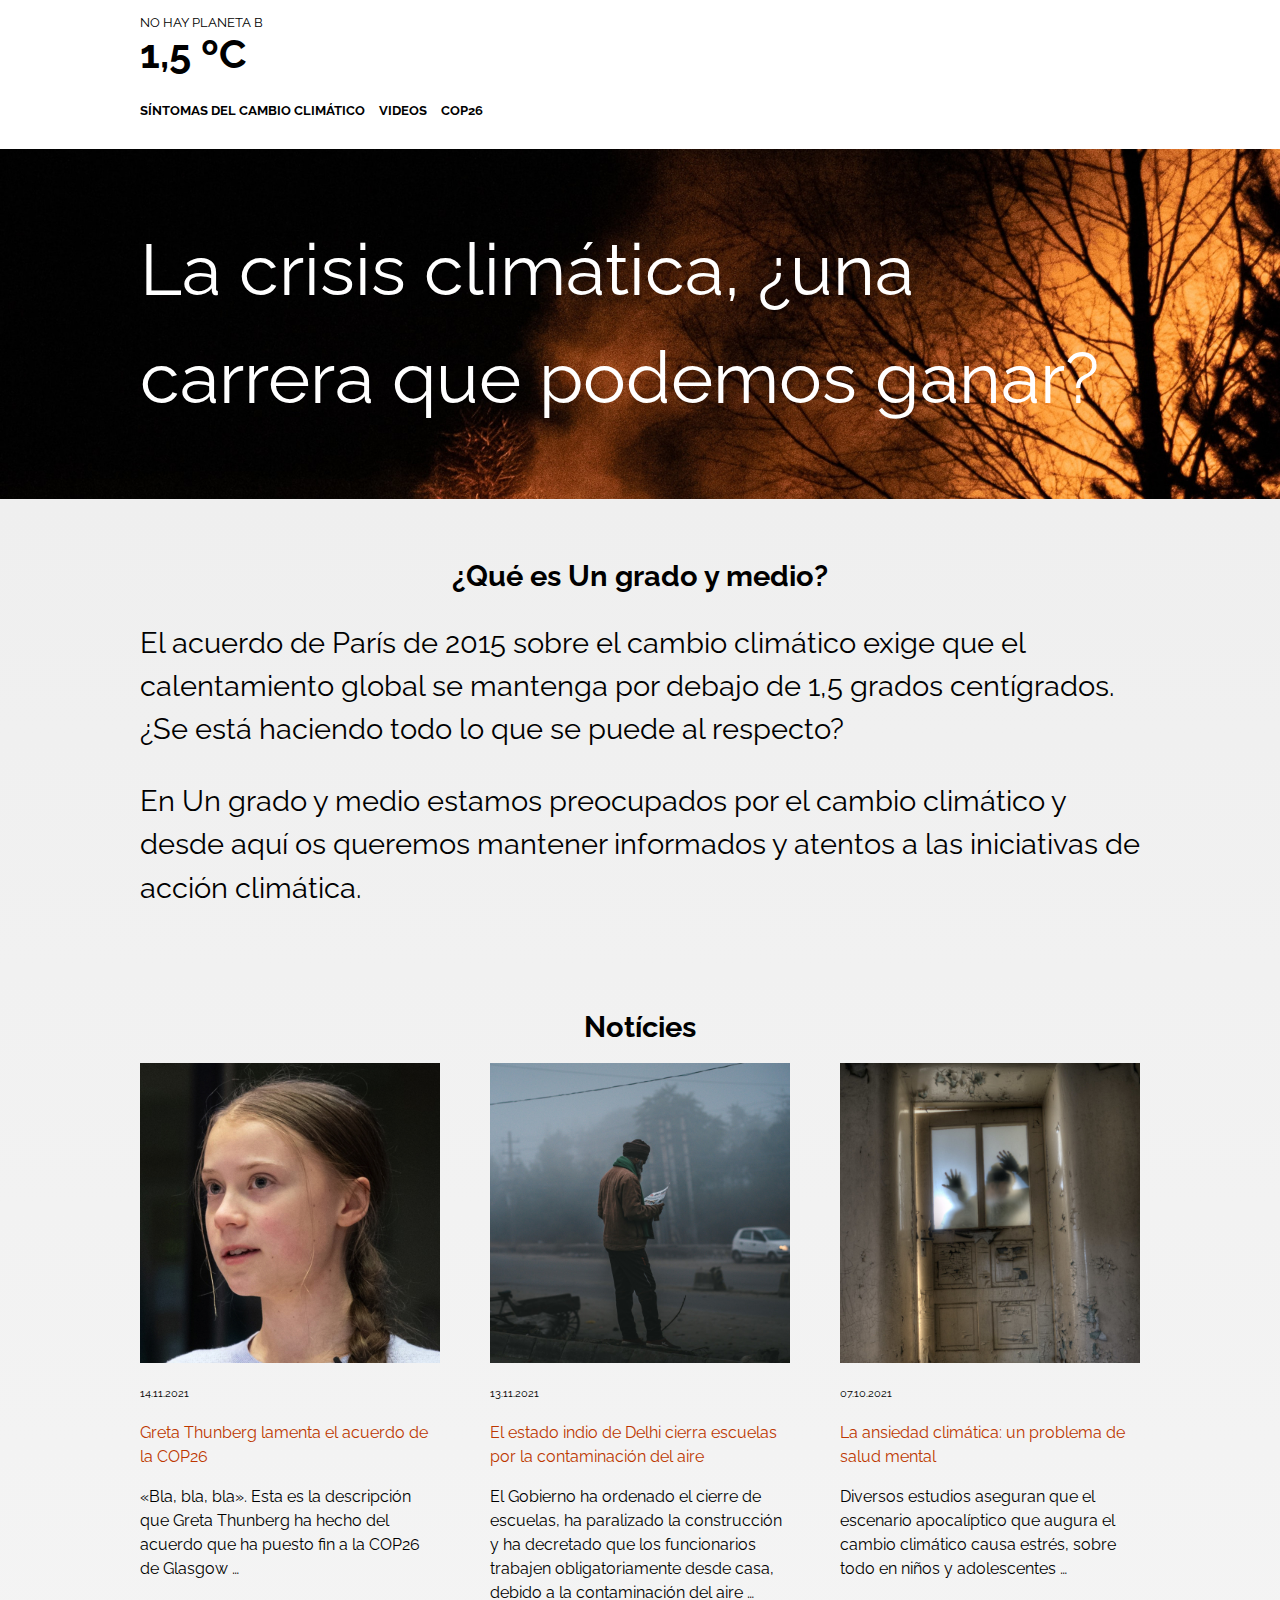
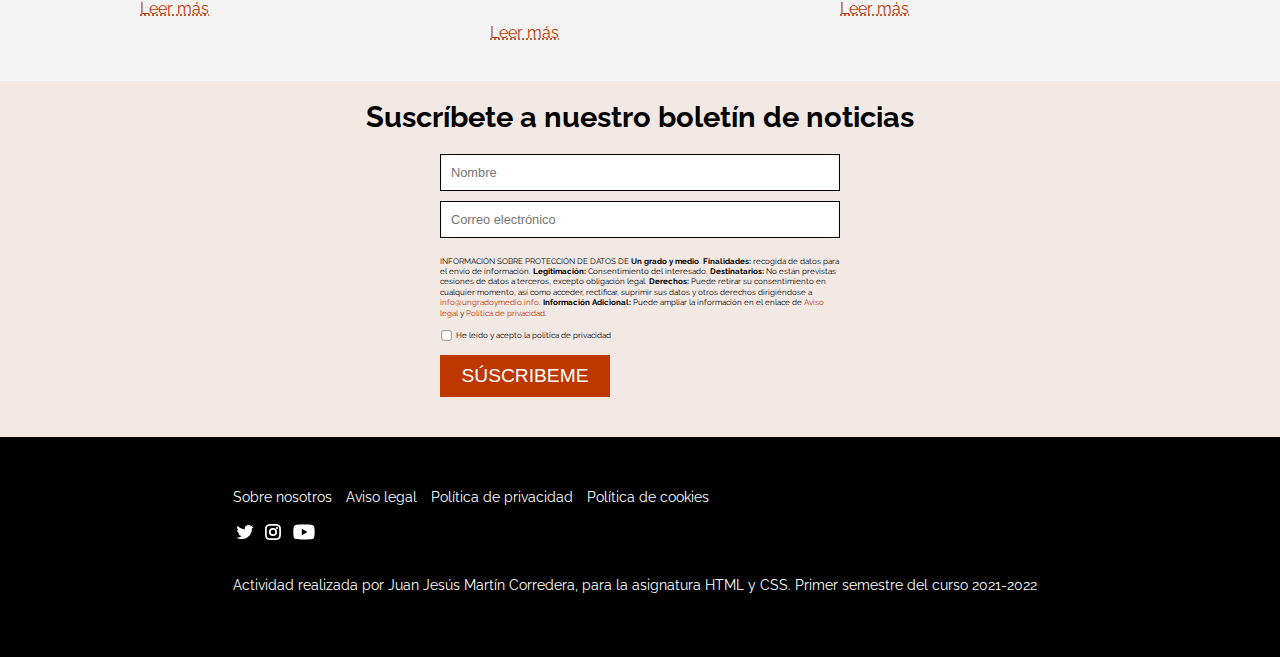
<file: index.html>
<!DOCTYPE html>
<!-- This comment line needed for to work on mobile devices -->
<html lang="es">
<head>
    <meta charset="UTF-8">
    <meta name="viewport" content="width=device-width, initial-scale=1.0">
    <title>Un grado y medio</title>
    <link rel="stylesheet" href="css/estilos.css">
    <link rel="preconnect" href="https://fonts.googleapis.com">
    <link rel="preconnect" href="https://fonts.gstatic.com" crossorigin>
    <link href="https://fonts.googleapis.com/css2?family=Raleway:ital,wght@0,400;0,600;0,800;1,400&display=swap"
          rel="stylesheet">
</head>
<body>
<header>
    <div class="content">
        <div class="titulo upper">No hay planeta B</div>
        <div class="sitio"><a href="index.html">1,5 ºC</a></div>
    </div>
</header>
<nav id="navBar" class="upper">
    <ul class="content">
        <li><a href="sintomas.html">Síntomas del cambio climático</a></li>
        <li><a href="videos.html">Videos</a></li>
        <li><a href="cop26.html">COP26</a></li>
    </ul>
</nav>
<div class="section sectionI1">
    <div class="content">
        <div>La crisis climática, ¿una carrera que podemos ganar?</div>
    </div>
 </div>
<main class="indice">
    <h1>¿Qué es Un grado y medio?</h1>
    <div class="section sectionI2 content">
        <p> El acuerdo de París de 2015 sobre el cambio climático exige que el calentamiento global se mantenga por
            debajo de 1,5 grados centígrados. ¿Se está haciendo todo lo que se puede al respecto?</p>
        <p>En Un grado y medio estamos preocupados por el cambio climático y desde aquí os queremos mantener informados
            y atentos a las iniciativas de acción climática.</p>
     </div>
    <h1>Notícies</h1>
    <div class="section sectionI3 content">
        <div class="noticias">
             <div class="article">
                <figure>
                    <img class="sectionI3Img" src="images/n-greta-thunberg.jpg" alt="Retrato Greta Thunberg">
                    <figcaption>14.11.2021</figcaption>
                </figure>
                <p class="articulo-titulo">
                    <a class="colorContraste " href="#">Greta Thunberg lamenta el acuerdo de la COP26</a></p>
                <p class="artitulo-articulo">«Bla, bla, bla». Esta es la descripción que Greta Thunberg ha hecho del
                    acuerdo
                    que ha puesto fin a la
                    COP26 de Glasgow …</p>
                <p class="artitulo-enlace"><a class="colorContraste" href="">Leer más</a></p>
             </div>
             <div class="article">
                <figure>
                    <img class="sectionI3Img" src="images/n-delhi.jpg" alt="Contaminación en Nueva Delhi">
                    <figcaption>13.11.2021</figcaption>
                </figure>
                <p class="articulo-titulo">
                    <a class="colorContraste " href="#">El estado indio de Delhi cierra escuelas por la contaminación
                        del aire</a></p>
                <p class="artitulo-articulo">El Gobierno ha ordenado el cierre de escuelas, ha paralizado la
                    construcción y ha decretado que los funcionarios trabajen obligatoriamente desde casa, debido a la
                    contaminación del aire …</p>
                <p class="artitulo-enlace"><a class="colorContraste" href="">Leer más</a></p>
             </div>
             <div class="article">
                <figure>
                    <img class="sectionI3Img" src="images/n-estres.jpg"
                         alt="Imagen de persona estresada tras una puerta de cristal">
                    <figcaption>07.10.2021</figcaption>
                </figure>
                <p class="articulo-titulo">
                    <a class="colorContraste " href="#">La ansiedad climática: un problema de salud mental</a></p>
                <p class="artitulo-articulo">Diversos estudios aseguran que el escenario apocalíptico que augura el
                    cambio
                    climático causa estrés, sobre todo en niños y adolescentes …
                </p>
                <p class="artitulo-enlace"><a class="colorContraste" href="">Leer más</a></p>
             </div>
        </div>
     </div>
</main>
<div class="section sectionI4">
    <div class="content">
        <h1>Suscríbete a nuestro boletín de noticias</h1>
        <form method="post" name="boletin" id="boletin">
            <label for="nombre">
                <input class="pad-10-0-10-10" type="text" value="" placeholder="Nombre" id="nombre"
                       name="nombre"></label>
            <label for="correo"><input class="pad-10-0-10-10" type="text" value="" placeholder="Correo electrónico"
                                       id="correo"
                                       name="correo"></label>
            <p class="lpd">INFORMACIÓN SOBRE PROTECCIÓN DE DATOS DE <span class="bold">Un grado y medio</span>.
                <span class="bold">Finalidades:</span> recogida de datos
                para el
                envío
                de información. <span class="bold">Legitimación:</span> Consentimiento del interesado. <span
                        class="bold">Destinatarios:</span> No están previstas
                cesiones
                de datos a terceros, excepto obligación legal. <span class="bold">Derechos:</span> Puede retirar su
                consentimiento en
                cualquier
                momento, así como acceder, rectificar, suprimir sus datos y otros derechos dirigiéndose a
                <a href="mailto:info@ungradoymedio.info">info@ungradoymedio.info</a>. <span class="bold">Información Adicional:</span>
                Puede ampliar la información en el enlace de
                <a href="#">Aviso
                    legal</a>
                y <a href="#">Política de privacidad</a>.</p>
            <label class="privacidad" for="privacidad"><input type="checkbox" id="privacidad" name="privacidad"> He leído y acepto
                la política de privacidad</label>
            <button class="upper">Súscribeme</button>
        </form>
    </div>
 </div>
<footer>
    <div class="content">
        <div>
            <ul>
                <li><a href="#">Sobre nosotros</a></li>
                <li><a href="#">Aviso legal</a></li>
                <li><a href="#">Política de privacidad</a></li>
                <li><a href="#">Política de cookies</a></li>
            </ul>
        </div>
        <div class="redes">
            <p><a href="#" title="Ir a Twitter"><img src="images/twitter.svg" alt="Enlace a Twitter"></a>
                <a href="#" title="Ir a Instagram"><img src="images/instagram.svg" alt="Enlace a Instagram"></a>
                <a href="#" title="Ir a Youtube"><img src="images/youtube.svg" alt="Enlace a Youtube"></a></p>
        </div>
        <div>
            <p> Actividad realizada por Juan Jesús Martín Corredera, para la asignatura HTML y CSS. Primer semestre
                del curso 2021-2022</p>
        </div>

    </div>
</footer>
</body>
</html>
</file>
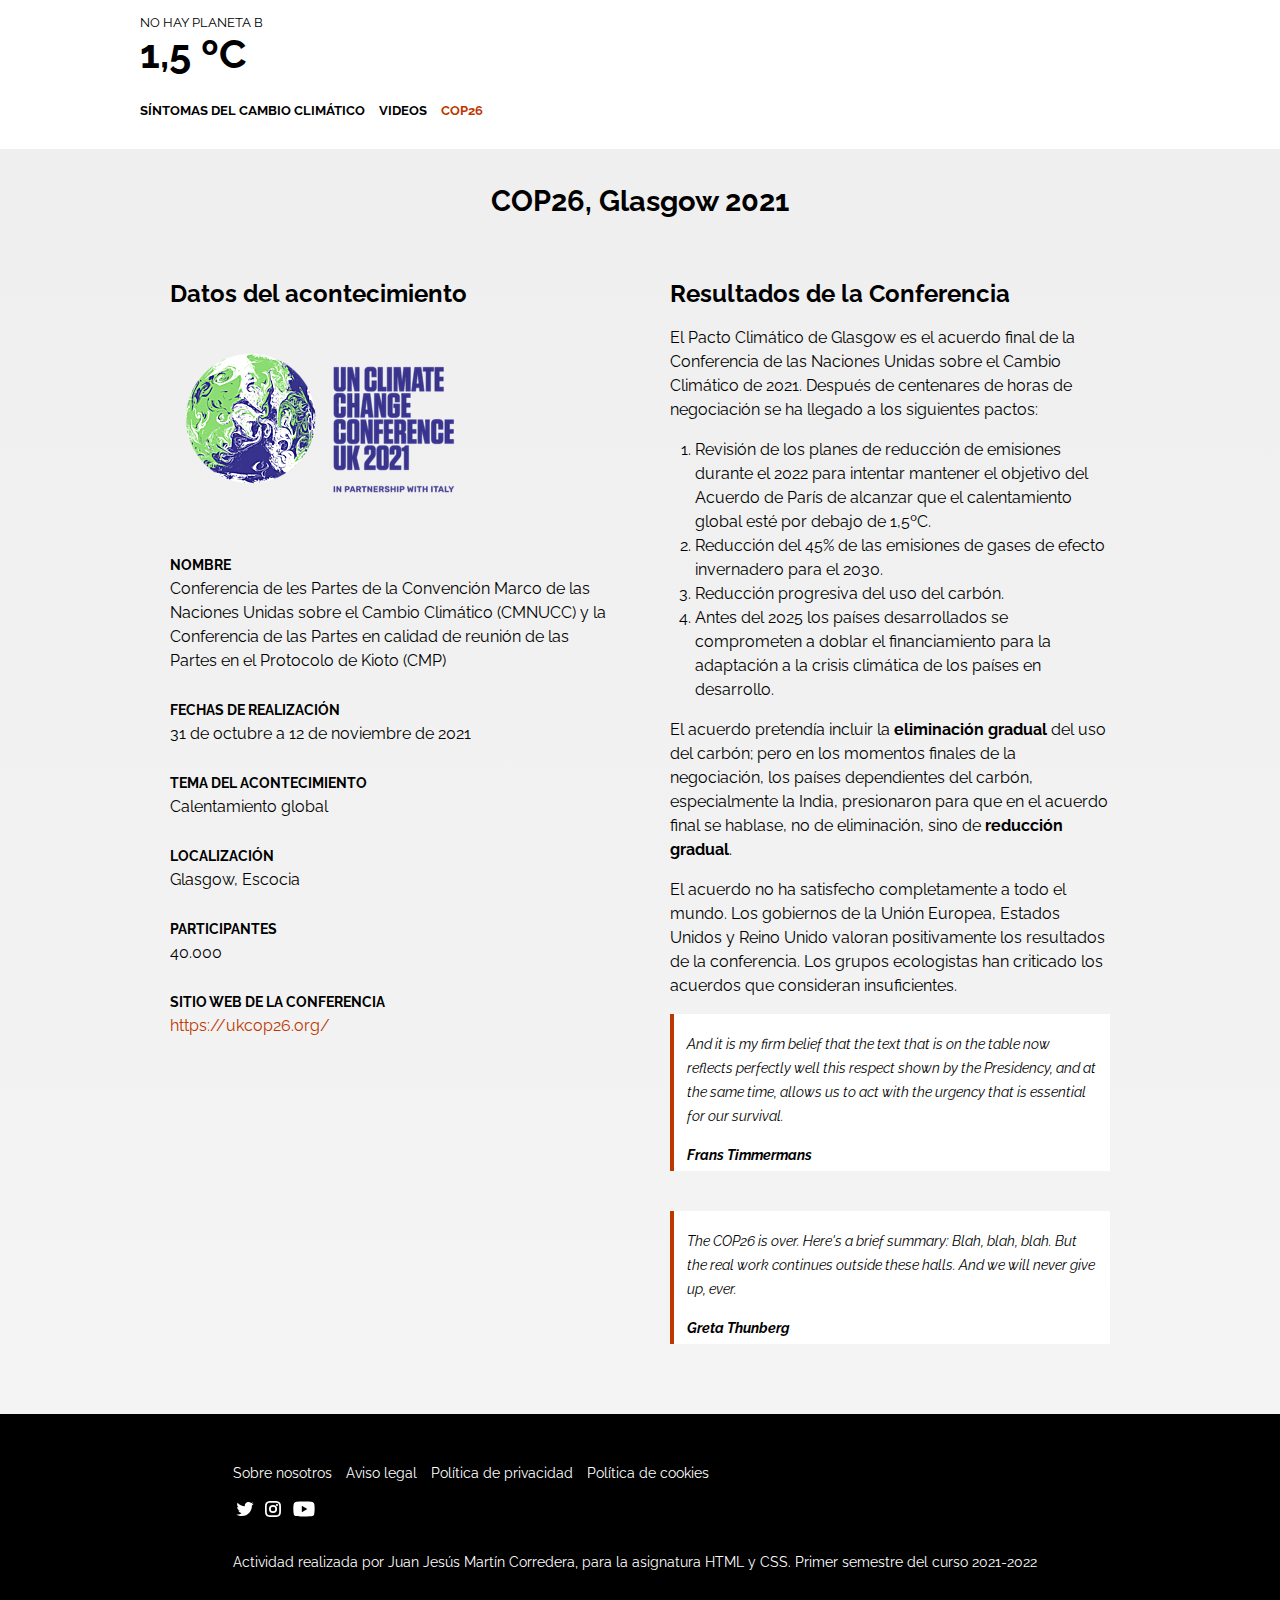
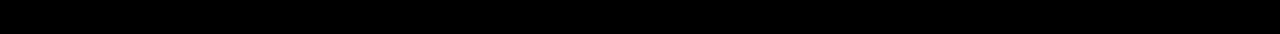
<file: cop26.html>
<!DOCTYPE html>
<!-- This comment line needed for to work on mobile devices -->
<html lang="es">
<head>
    <meta charset="UTF-8">
    <meta name="viewport" content="width=device-width, initial-scale=1.0">
    <title>COP26, Glasgow 2021</title>
    <link rel="stylesheet" href="css/estilos.css">
    <link rel="preconnect" href="https://fonts.googleapis.com">
    <link rel="preconnect" href="https://fonts.gstatic.com" crossorigin>
    <link href="https://fonts.googleapis.com/css2?family=Raleway:ital,wght@0,400;0,600;0,800;1,400&display=swap"
          rel="stylesheet">
</head>
<body>
<header>
    <div class="content">
        <div class="titulo upper">No hay planeta B</div>
        <div class="sitio"><a href="index.html">1,5 ºC</a></div>
    </div>
</header>
<nav id="navBar" class="upper">
    <ul class="content">
        <li><a href="sintomas.html">Síntomas del cambio climático</a></li>
        <li><a href="videos.html">Videos</a></li>
        <li><a class="activo" href="cop26.html">COP26</a></li>
    </ul>
</nav>
<main class="cop26">
    <h1>COP26, Glasgow 2021</h1>
    <div class="content">
        <section>
            <h2>Datos del acontecimiento</h2>
            <img src="images/COP26_Logo.png" alt="Logo de las COP26 celebrada en 2021 en Glasgow ">
            <dl>
                <dt>Nombre</dt>
                <dd>Conferencia de les Partes de la Convención Marco de las Naciones Unidas sobre el Cambio
                    Climático
                    (<abbr title="Convención Marco de las Naciones Unidas sobre el Cambio
                Climático">CMNUCC</abbr>) y la Conferencia de las Partes en calidad de reunión de las Partes en el
                    Protocolo de Kioto
                    (<abbr title="Reunión de las Partes en el Protocolo de Kioto">CMP)</abbr>
                </dd>
                <dt>Fechas de realización</dt>
                <dd>31 de octubre a 12 de noviembre de 2021</dd>
                <dt>Tema del acontecimiento</dt>
                <dd>Calentamiento global</dd>
                <dt>Localización</dt>
                <dd>Glasgow, Escocia</dd>
                <dt>Participantes</dt>
                <dd>40.000</dd>
                <dt>Sitio web de la Conferencia</dt>
                <dd><a class="enlace" href="https://ukcop26.org/">https://ukcop26.org/</a></dd>
            </dl>
        </section>
        <section>
            <h2>Resultados de la Conferencia</h2>
            <p>El Pacto Climático de Glasgow es el acuerdo final de la Conferencia de las Naciones Unidas sobre el
                Cambio Climático de 2021. Después de centenares de horas de negociación se ha llegado a los siguientes
                pactos:</p>
            <ol>
                <li>Revisión de los planes de reducción de emisiones durante el 2022 para intentar mantener el objetivo
                    del Acuerdo de París de alcanzar que el calentamiento global esté por debajo de 1,5ºC.
                </li>
                <li>Reducción del 45% de las emisiones de gases de efecto invernadero para el 2030.</li>
                <li>Reducción progresiva del uso del carbón.</li>
                <li>Antes del 2025 los países desarrollados se comprometen a doblar el financiamiento para la adaptación
                    a la crisis climática de los países en desarrollo.
                </li>
            </ol>
            <p>El acuerdo pretendía incluir la <strong>eliminación gradual</strong> del uso del carbón; pero en los
                momentos finales de
                la
                negociación, los países dependientes del carbón, especialmente la India, presionaron para que en el
                acuerdo
                final se hablase, no de eliminación, sino de <strong>reducción gradual</strong>.</p>
            <p> El acuerdo no ha satisfecho completamente a todo el mundo. Los gobiernos de la Unión Europea, Estados
                Unidos
                y
                Reino Unido valoran positivamente los resultados de la conferencia. Los grupos ecologistas han criticado
                los
                acuerdos que consideran insuficientes.</p>
            <blockquote>
                <p>And it is my firm belief that the text that is on the table now reflects perfectly well this
                respect shown
                by
                the Presidency, and at the same time, allows us to act with the urgency that is essential for our
                survival.</p>
                <p>Frans Timmermans</p>
            </blockquote>
            <blockquote>
                <p> The COP26 is over. Here's a brief summary: Blah, blah, blah. But the real work continues
                outside these
                halls.
                And we will never give up, ever.</p>
                <p>Greta Thunberg</p>
            </blockquote>
        </section>
    </div>

</main>
<footer>
    <div class="content">
        <div>
            <ul>
                <li><a href="#">Sobre nosotros</a></li>
                <li><a href="#">Aviso legal</a></li>
                <li><a href="#">Política de privacidad</a></li>
                <li><a href="#">Política de cookies</a></li>
            </ul>
        </div>
        <div>
            <p> <a href="#" title="Ir a Twitter"><img src="images/twitter.svg" alt="Enlace a Twitter"></a>
                <a href="#" title="Ir a Instagram"><img src="images/instagram.svg" alt="Enlace a Instagram"></a>
                <a href="#" title="Ir a Youtube"><img src="images/youtube.svg" alt="Enlace a Youtube"></a></p>
        </div>
        <div>
            <p> Actividad realizada por Juan Jesús Martín Corredera, para la asignatura HTML y CSS. Primer semestre
                del curso 2021-2022</p>
        </div>

    </div>
</footer>
</body>
</html>
</file>
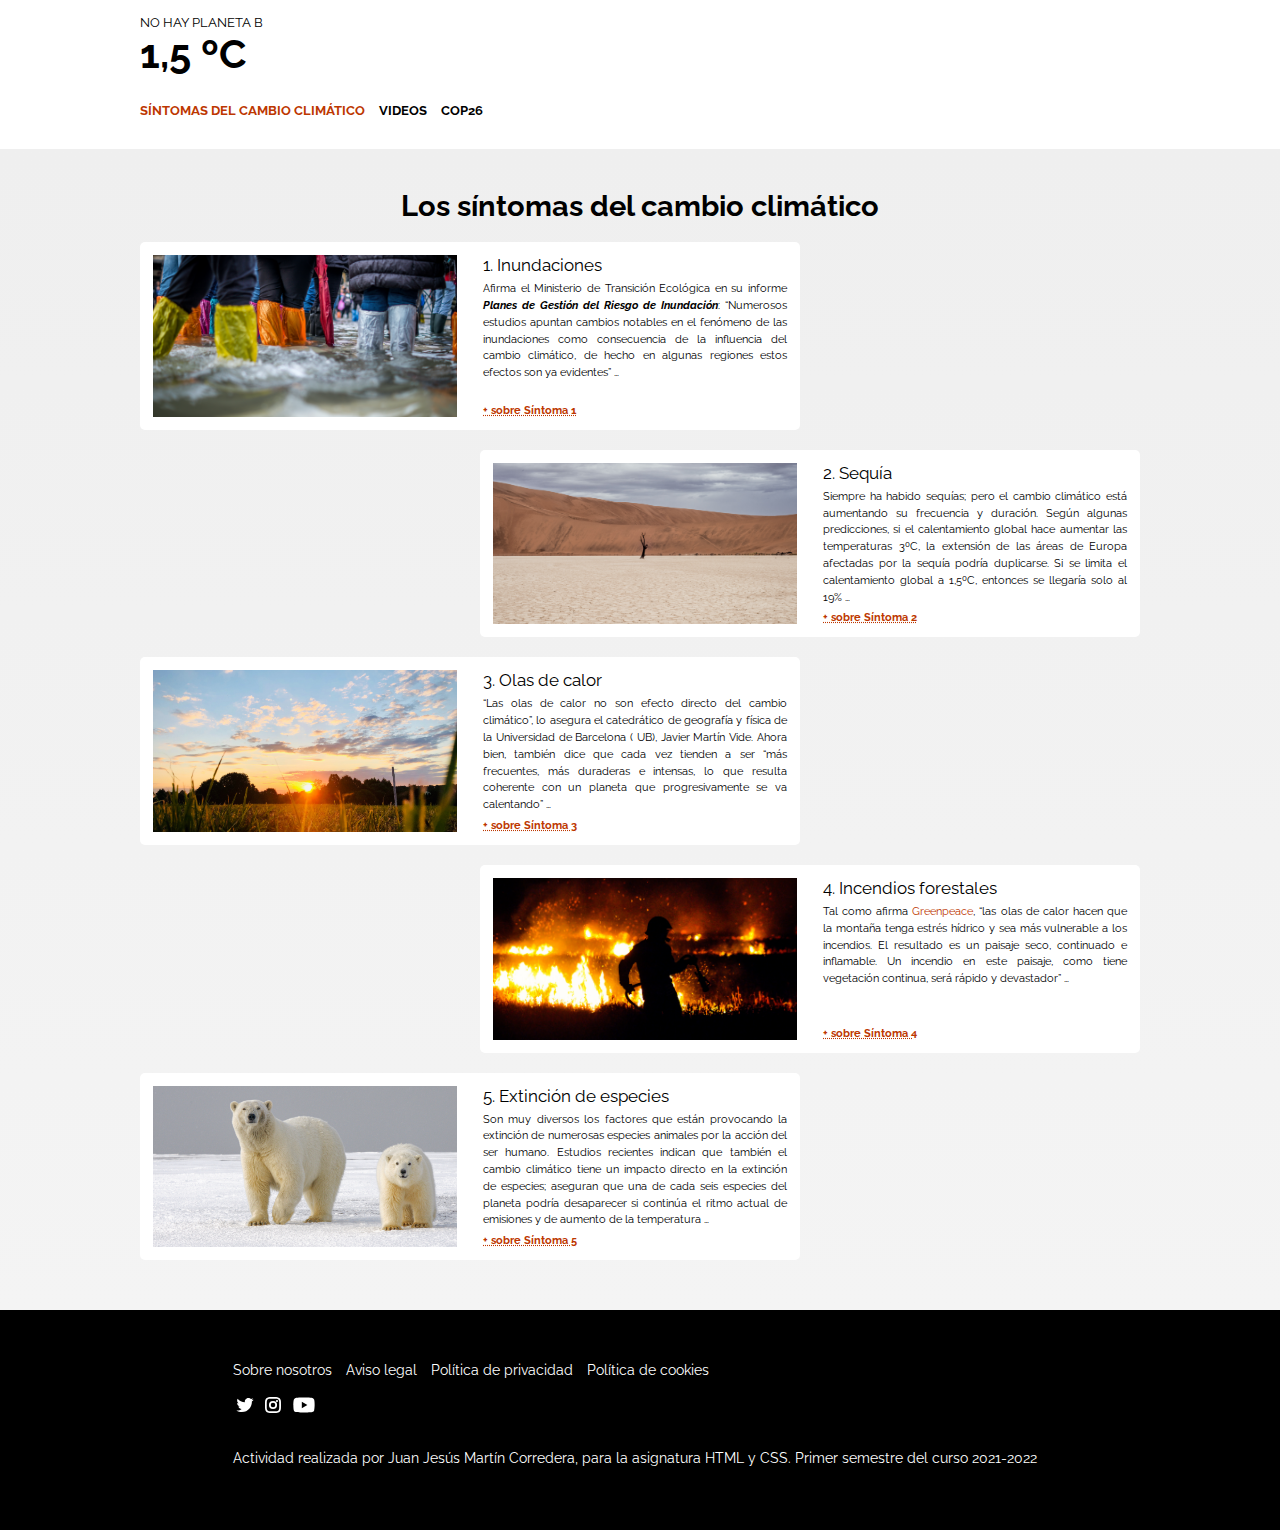
<file: sintomas.html>
<!DOCTYPE html>
<!-- This comment line needed for to work on mobile devices -->
<html lang="es">
<head>
    <meta charset="UTF-8">
    <meta name="viewport" content="width=device-width, initial-scale=1.0">
    <title>Síntomas del cambio climático</title>
    <link rel="stylesheet" href="css/estilos.css">
    <link rel="preconnect" href="https://fonts.googleapis.com">
    <link rel="preconnect" href="https://fonts.gstatic.com" crossorigin>
    <link href="https://fonts.googleapis.com/css2?family=Raleway:ital,wght@0,400;0,600;0,800;1,400&display=swap"
          rel="stylesheet">
</head>
<body>
<header>
    <div class="content">
        <div class="titulo upper">No hay planeta B</div>
        <div class="sitio"><a href="index.html">1,5 ºC</a></div>
    </div>
</header>
<nav id="navBar" class="upper">
    <ul class="content">
        <li><a class="activo" href="sintomas.html">Síntomas del cambio climático</a></li>
        <li><a href="videos.html">Videos</a></li>
        <li><a href="cop26.html">COP26</a></li>
    </ul>
</nav>
<main class="sintomas">
    <h1>Los síntomas del cambio climático</h1>
    <div class="content">

        <article>
            <div class="col1"></div>
            <div class="col2">
                <h2>1. Inundaciones</h2>
                <p>Afirma el Ministerio de Transición Ecológica en su informe
                    <span class="cursiva bold">Planes de Gestión del Riesgo de  Inundación</span>:
                    <q>Numerosos estudios apuntan cambios notables en el fenómeno de las inundaciones como
                        consecuencia de la influencia del cambio climático, de hecho en algunas regiones estos efectos
                        son
                        ya evidentes</q> …
                </p>
                <a  class="enlaceDottedOffset"  href="#">+ sobre Síntoma 1</a>
            </div>
        </article>
        <article>
            <div class="col1"></div>
            <div class="col2">
                <h2 >2. Sequía</h2>
                <p >Siempre ha habido sequías; pero el cambio climático está aumentando su frecuencia y duración. Según
                    algunas predicciones, si el calentamiento global hace aumentar las temperaturas 3ºC, la extensión de
                    las áreas de Europa afectadas por la sequía podría duplicarse. Si se limita el calentamiento global
                    a 1,5ºC, entonces se llegaría solo al 19% …
                </p>
                <a  class="enlaceDottedOffset"  href="#">+ sobre Síntoma 2</a>
            </div>
        </article>
        <article>
            <div class="col1"></div>
            <div class="col2">
                <h2>3. Olas de calor</h2>
                <p><q>Las olas de calor no son efecto directo del cambio climático</q>, lo asegura el catedrático de
                    geografía y física de la Universidad de Barcelona (
                    <abbr title="Universidad de Barcelona">UB</abbr>), Javier Martín Vide. Ahora bien, también dice
                    que cada vez tienden a ser <q>más frecuentes, más duraderas e intensas, lo que resulta coherente con un
                        planeta que progresivamente se va calentando</q> …
                </p>
                <a class="enlaceDottedOffset"  href="#">+ sobre Síntoma 3</a>
            </div>
        </article>
        <article>
            <div class="col1"></div>
            <div class="col2">
                <h2>4. Incendios forestales</h2>
                <p> Tal como afirma <a class="enlace" href="https://es.greenpeace.org/">Greenpeace</a>, <q>las olas de calor hacen que
                    la montaña tenga estrés hídrico y sea más vulnerable a los incendios. El resultado es un paisaje
                    seco, continuado e inflamable. Un incendio en este paisaje, como tiene vegetación continua, será
                    rápido y devastador</q> …
                </p>
                <a class="enlaceDottedOffset"  href="#">+ sobre Síntoma 4</a>
            </div>
        </article>
        <article>
            <div class="col1"></div>
            <div class="col2">
                <h2>5. Extinción de especies</h2>
                <p> Son muy diversos los factores que están provocando la extinción de numerosas especies animales por
                    la acción del ser humano. Estudios recientes indican que también el cambio climático tiene un
                    impacto directo en la extinción de especies; aseguran que una de cada seis especies del planeta
                    podría desaparecer si continúa el ritmo actual de emisiones y de aumento de la temperatura …
                </p>
                <a class="enlaceDottedOffset" href="#">+ sobre Síntoma 5</a>
            </div>
        </article>
    </div>

</main>
<footer>
    <div class="content">
        <div>
            <ul>
                <li><a href="#">Sobre nosotros</a></li>
                <li><a href="#">Aviso legal</a></li>
                <li><a href="#">Política de privacidad</a></li>
                <li><a href="#">Política de cookies</a></li>
            </ul>
        </div>
        <div>
            <p> <a href="#" title="Ir a Twitter"><img src="images/twitter.svg" alt="Enlace a Twitter"></a>
                <a href="#" title="Ir a Instagram"><img src="images/instagram.svg" alt="Enlace a Instagram"></a>
                <a href="#" title="Ir a Youtube"><img src="images/youtube.svg" alt="Enlace a Youtube"></a></p>
        </div>
        <div>
            <p> Actividad realizada por Juan Jesús Martín Corredera, para la asignatura HTML y CSS. Primer semestre
                del curso 2021-2022</p>
        </div>

    </div>
</footer>
</body>
</html>
</file>
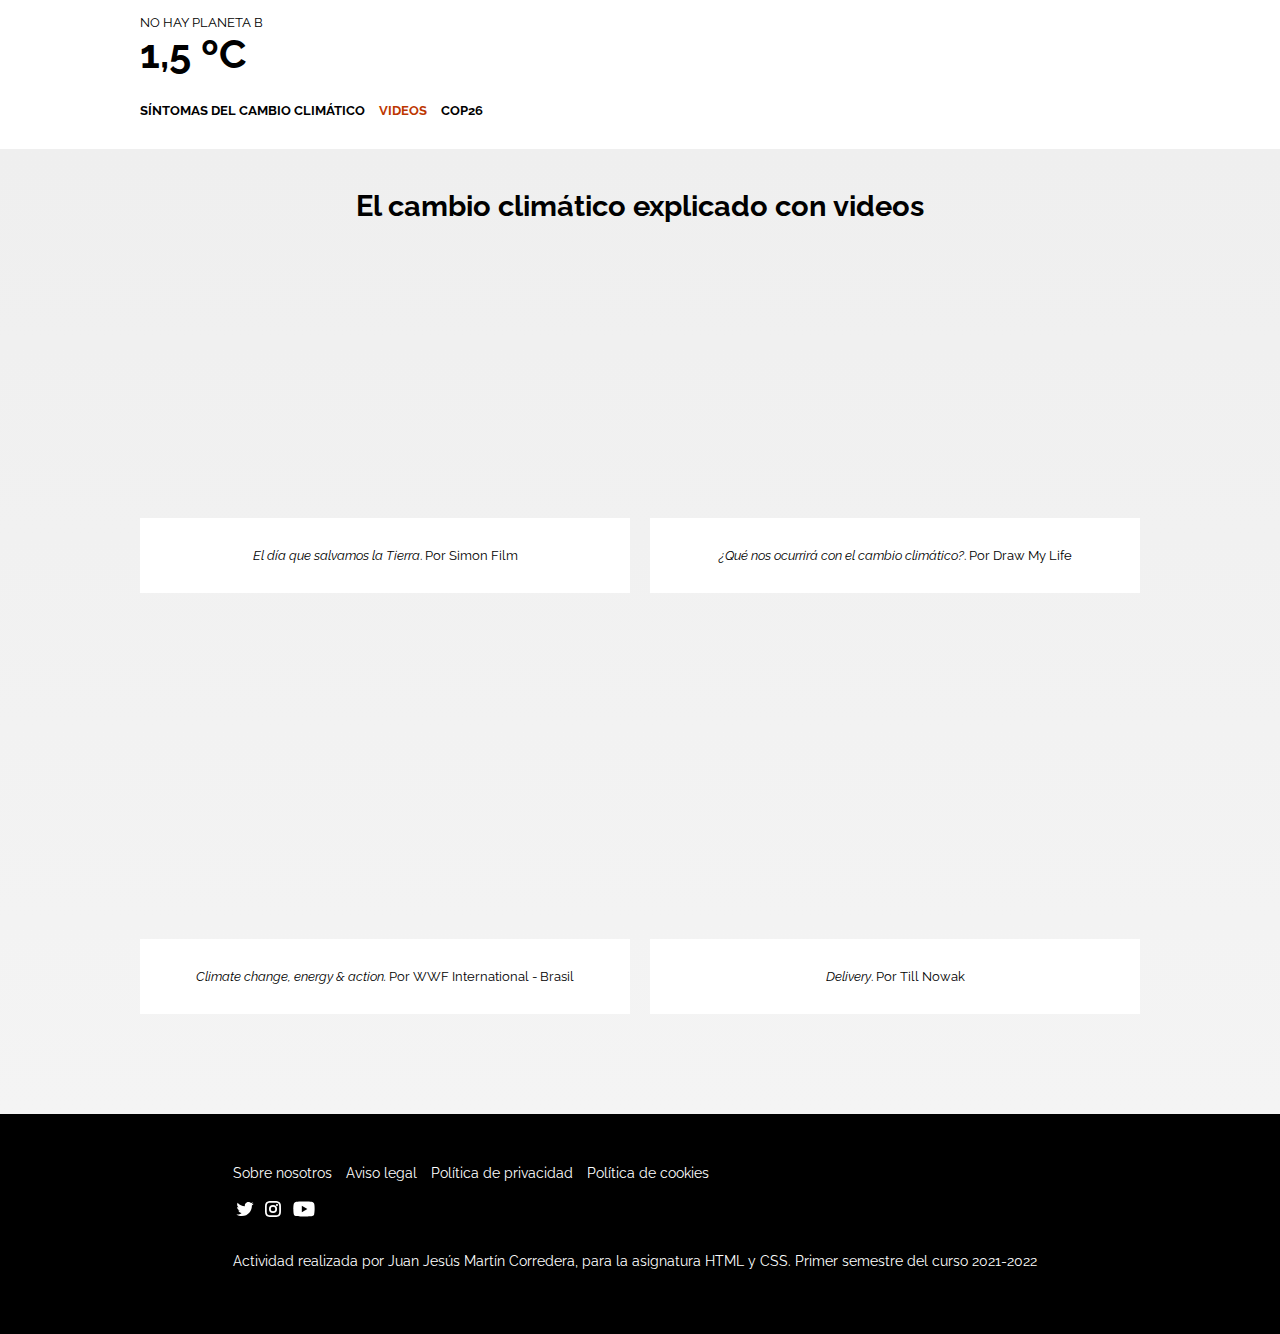
<file: videos.html>
<!DOCTYPE html>
<!-- This comment line needed for to work on mobile devices -->
<html lang="es">
<head>
    <meta charset="UTF-8">
    <meta name="viewport" content="width=device-width, initial-scale=1.0">
    <title>Videos divulgativos sobre el cambio climático</title>
    <link rel="stylesheet" href="css/estilos.css">
    <link rel="preconnect" href="https://fonts.googleapis.com">
    <link rel="preconnect" href="https://fonts.gstatic.com" crossorigin>
    <link href="https://fonts.googleapis.com/css2?family=Raleway:ital,wght@0,400;0,600;0,800;1,400&display=swap"
          rel="stylesheet">
</head>
<body>
<header>
    <div class="content">
        <div class="titulo upper">No hay planeta B</div>
        <div class="sitio"><a href="index.html">1,5 ºC</a></div>
    </div>
</header>
<nav id="navBar" class="upper">
    <ul class="content">
        <li><a href="sintomas.html">Síntomas del cambio climático</a></li>
        <li><a class="activo" href="videos.html">Videos</a></li>
        <li><a href="cop26.html">COP26</a></li>
    </ul>
</nav>
<main class="videos">
    <h1>El cambio climático explicado con videos</h1>
    <div class="content">
         <div class="video">
            <div class="iframe">
                <iframe
                        src="https://www.youtube.com/embed/d_UCBNdPvCw"
                        title="YouTube video player"
                        allow="accelerometer; autoplay; clipboard-write; encrypted-media; gyroscope; picture-in-picture"
                        allowfullscreen></iframe>
            </div>
            <div class="pievideo"><em>El día que salvamos la Tierra</em>. Por Simon Film</div>
        </div>
         <div class="video">
            <div class="iframe">
                <iframe src="https://www.youtube.com/embed/L9bgqLQ7OZc"
                        title="YouTube video player"
                        allow="accelerometer; autoplay; clipboard-write; encrypted-media; gyroscope; picture-in-picture"
                        allowfullscreen></iframe>
            </div>
            <div class="pievideo"><em>¿Qué nos ocurrirá con el cambio climático?</em>. Por Draw My Life</div>
        </div>
         <div class="video">
            <div class="iframe">
                <iframe src="https://www.youtube.com/embed/_s9dxc_jVlY"
                        title="YouTube video player"
                        allow="accelerometer; autoplay; clipboard-write; encrypted-media; gyroscope; picture-in-picture"
                        allowfullscreen></iframe>
            </div>
            <div class="pievideo"><em>Climate change, energy & action.</em> Por WWF International - Brasil</div>
        </div>
         <div class="video">
            <div class="iframe">
                <iframe src="https://www.youtube.com/embed/2NZ62wQ_B6U"
                        title="YouTube video player"
                        allow="accelerometer; autoplay; clipboard-write; encrypted-media; gyroscope; picture-in-picture"
                        allowfullscreen></iframe>
            </div>
            <div class="pievideo"><em>Delivery</em>. Por Till Nowak</div>
        </div>
    </div>
</main>
<footer>
    <div class="content">
        <div>
            <ul>
                <li><a href="#">Sobre nosotros</a></li>
                <li><a href="#">Aviso legal</a></li>
                <li><a href="#">Política de privacidad</a></li>
                <li><a href="#">Política de cookies</a></li>
            </ul>
        </div>
        <div>
            <p> <a href="#" title="Ir a Twitter"><img src="images/twitter.svg" alt="Enlace a Twitter"></a>
                <a href="#" title="Ir a Instagram"><img src="images/instagram.svg" alt="Enlace a Instagram"></a>
                <a href="#" title="Ir a Youtube"><img src="images/youtube.svg" alt="Enlace a Youtube"></a></p>
        </div>
        <div>
            <p> Actividad realizada por Juan Jesús Martín Corredera, para la asignatura HTML y CSS. Primer semestre
                del curso 2021-2022</p>
        </div>

    </div>
</footer>
</body>
</html>
</file>
<file: css/estilos.css>
/************************************************** HTML Y BODY  ******************************************************/

html, body {
    padding: 0;
    margin: 0 auto;
    font-family: 'Raleway', sans-serif;
    box-sizing: border-box;
}

body {
    display: flex;
    flex-direction: column;
}

/***************************************************** CABECERA********************************************************/
header {
    height: 90px;
}
header > div.content {
    margin-top: 10px;
    display: flex;
    justify-content: left;
    flex-direction: column;
}
header > div.content > div.sitio {
    font-size: 2.5em;
    font-weight: bold;
    margin-bottom: 10px;
}
header > div.content > div.sitio a {
    text-decoration: none;
    color: rgb(0, 0, 0);
}
header > div.content > div.titulo {
    font-size: .8em;
    margin-top: 5px;
}

/***************************************************** NAVEGACION  ****************************************************/
nav {
    position: sticky;
    top: 0;
    z-index: 10;
    background-color: rgb(255,255,255);
    width: 100%;
    margin-bottom: 20px;


}
nav > ul {
    margin-top: 0;
    margin-left: 0;
    padding: 10px 0 10px;
    list-style: none;

}
nav a:link,
nav a:visited {
    color: rgb(0, 0, 0);
    text-decoration: none;
}
nav a:hover {
    color: rgba(0, 0, 0, 0.5);
}
nav > ul > li > a.activo {
    color: rgb(189, 55, 0)
}
nav > ul {
    padding-left: 0;
}
nav > ul > li {
    display: inline-block;
    margin-right: 10px;
    font-weight: bold;
    font-size: .8em;
}

/***************************************************** PRINCIPAL ******************************************************/
main {
    flex: auto;
    background: linear-gradient(0deg, #f4f4f4 0%, #efefef 100%)
}

/***************************************************** FOOTER *********************************************************/
footer {
    height: 220px;
    background-color: rgb(0, 0, 0);
    color: rgb(255, 255, 255);
    display: flex;
}
footer > div.content {
    display: flex;
    flex-direction: column;
    justify-content: center;

}
footer > div.content > div.redes > p > a,
footer > div.content > div.redes > p > a:link,
footer > div.content > div.redes > p > a:visited {
    color: rgb(255, 255, 255);
    text-decoration: none;
}
footer > div.content > div.redes > p > a:hover {
    opacity: 0.7;
}
footer > div.content > div > ul {
    margin: 0;
    padding-left: 0;
    list-style: none;
    color: rgb(255, 255, 255);

}
footer > div.content > div > ul > li > a:link,
footer > div.content > div > ul > li > a:visited,
footer > div.content > div > ul > li > a {
    color: rgb(255, 255, 255);
    text-decoration: none;
}
footer > div.content > div > ul > li > a:hover {
    color: rgb(198, 55, 0);
}
footer > div.content > div > ul > li,
footer > div.content > div > p {
    display: inline-block;
    margin-right: 10px;
    font-size: .9em;
}

/***************************************************** COMUN **********************************************************/
.content {
    margin: 0 auto;
    max-width: 1000px;
}
.upper {
    text-transform: uppercase;
}
.pad-10-0-10-0 {
    padding: 10px 0 10px 0;
}
.pad-10-0-10-10 {
    padding: 10px 0 10px 10px;
}
.pad-20-0-20-10 {
    padding: 20px 0 20px 10px;
    font-size: 1.3rem;
}
.colorContraste {
    color: rgb(189, 55, 0);
}
.bold {
    font-weight: bold;
}
.cursiva {
    font-style: italic;
}
a.enlaceDottedOffset {
    text-decoration-style: dotted;
    text-underline-offset: 5px;
    color: rgb(189, 55, 0);
}
a.enlaceDottedOffset:hover {
    color: rgb(0, 0, 0);
}
a.enlace {
    text-decoration: none;
    color: rgb(189, 55, 0);
}
a.enlace:hover {
    color: rgb(0, 0, 0);
}

abbr {
    text-decoration: none;
}

main h1 {
    margin-top: 40px;
}
/***************************************************** INDEX **********************************************************/
h1 {
    text-align: center;
    font-size: 1.8rem;
}
main.indice {
    padding-top: 20px;
}

div.sectionI1 {
    height: 350px;
    background-image: url("../images/bg-hero-home.jpg");
    background-repeat: no-repeat;
    background-size: 100%;
    background-position: top right;
    color: white;
}

div.sectionI1 > div.content {
    height: 350px;
    display: flex;
    justify-content: center;
    align-items: center;
    font-size: 4.5em;
    line-height: 1.5em;
}

div.sectionI2 {
    font-size: 1.8rem;
    line-height: 1.5em;
    margin-bottom: 100px;
}

div.sectionI3 {
    line-height: 1.5em;
    margin-bottom: 20px;
}

div.sectionI3 > div.noticias > div.article > p.artitulo-enlace > a {
    text-decoration-style: dotted;
    text-underline-offset: 1px;
}

div.sectionI3 > div.noticias > div.article > p.artitulo-enlace > a:hover {
    color: rgb(0, 0, 0);
}

div.sectionI3 > div.noticias > div.article > p.articulo-titulo > a {
    text-decoration: none;
}

div.sectionI3 > div.noticias > div.article > p.articulo-titulo > a:hover {
    color: rgb(0, 0, 0);
}

div.sectionI3 > div.noticias {
    display: flex;
    flex-direction: row;
}

div.sectionI3 > div.noticias > div.article {
    width: 30%;
}

div.sectionI3 > div.noticias > div.article > figure > img.sectionI3Img {
    max-width: 100%;
    height: auto;
}

div.sectionI3 > div.noticias {
    display: flex;
    justify-content: space-between;
}

div.sectionI3 > div.noticias > div.article > figure {
    margin: 0;
    font-size: .7em;
}

div.sectionI3 > div.noticias > div.article > figure > figcaption {
    margin-top: 10px;
}

div.sectionI3 > div.noticias > div.article > div.artitulo-titulo {
    font-size: .9em;
    font-weight: bolder;
}

div.sectionI3 > div.noticias > div.article > div.artitulo-articulo {
    font-size: .8em;
    line-height: 1.5em;
}

div.sectionI3 > div.noticias > div.article > div.artitulo-enlace {
    font-size: .7em;
}

div.sectionI4 {
    background-color: rgb(242, 232, 228);
}

div.sectionI4 > div.content {
    display: flex;
    flex-direction: column;
    justify-content: center;
    align-items: center;
}

div.sectionI4 > div.content > form a {
    color: rgb(189, 55, 0);
    text-decoration: none;
}

div.sectionI4 > div.content > form a:hover {
    color: rgb(0, 0, 0);
}

div.sectionI4 > div.content > form {
    display: flex;
    flex-direction: column;
    font-size: .5em;
    line-height: 1.3em;
    width: 40%;
}

div.sectionI4 > div.content > form input[type=checkbox] {
    margin-left: 0;
    color: green;
    transform: scale(.8);
}

div.sectionI4 > div.content > form input[type=text] {
    margin-bottom: 10px;
    width: 100%;
    border: 1px solid black;
    font-size: .8rem;
}

div.sectionI4 > div.content > form label {
    display: flex;
    align-items: center
}

div.sectionI4 > div.content > form button {
    color: rgb(255, 255, 255);
    background-color: rgb(189, 55, 0);
    width: 170px;
    padding: 10px 0 10px 0;
    border: 0;
    margin: 10px 0 40px 0;
    font-size: 1.2rem;
}

div.sectionI4 > div.content > form button:hover {
    color: rgb(255, 255, 255);
    background-color: rgb(0, 0, 0);
}

/***************************************************** SINTOMAS *******************************************************/


main.sintomas > div.content {
    display: grid;
    grid-template-columns: 1fr 1fr 1fr;
    grid-template-rows: 1fr 1fr 1fr 1fr 1fr;
    gap: 20px;
    height: 100%;
    margin-bottom: 50px;
}

main.sintomas > div.content > article {
    display: flex;
    flex-direction: row;
    background-color: white;
    border-radius: 5px;
}

main.sintomas > div.content > article > div.col1,
main.sintomas > div.content > article > div.col2 {
    width: 50%;
    margin: 13px;
}
main.sintomas > div.content > article > div.col1 {
    background-repeat: no-repeat;
    background-size: 100%;
    background-position: center center;
}

main.sintomas > div.content > article > div.col2 {
    box-sizing: border-box;
    display: flex;
    flex-direction: column;
    font-size: .7em;
}

main.sintomas > div.content > article > div.col2 > h2 {
    font-weight: normal;
    margin: 0;
}
main.sintomas > div.content > article > div.col2 > p {
    flex: 1;
    margin: 5px 0;
    line-height: 1.5em;
    text-align: justify;
}
main.sintomas > div.content > article > div.col2 > a {
    text-decoration-style: dotted;
    text-underline-offset: 1px;
    font-weight: bold;
}
main.sintomas > div.content > article > div.col2 > a:link,
main.sintomas > div.content > article > div.col2 > a:visited {
}
main.sintomas > div.content > article > div.col2 > a:hover {
    color: rgb(0, 0, 0);
}
main.sintomas > div.content > article > div.col2 > a.activo {
}

main.sintomas > div.content > article:nth-child(1) > div.col1 {
    background-image: url("../images/symptom-01.jpg");
}
main.sintomas > div.content > article:nth-child(2) > div.col1 {
    background-image: url("../images/symptom-02.jpg");
}
main.sintomas > div.content > article:nth-child(3) > div.col1 {
    background-image: url("../images/symptom-03.jpg");
}
main.sintomas > div.content > article:nth-child(4) > div.col1 {
    background-image: url("../images/symptom-04.jpg");
}
main.sintomas > div.content > article:nth-child(5) > div.col1 {
    background-image: url("../images/symptom-05.jpg");
}
main.sintomas > div.content > article:nth-child(1) {
    grid-column: 1 / 3;
    grid-row: 1;
}
main.sintomas > div.content > article:nth-child(2) {
    grid-column: 2 / 4;
    grid-row: 2;
}
main.sintomas > div.content > article:nth-child(3) {
    grid-column: 1 / 3;
    grid-row: 3;
}
main.sintomas > div.content > article:nth-child(4) {
    grid-column: 2 / 4;
    grid-row: 4;
}
main.sintomas > div.content > article:nth-child(5) {
    grid-column: 1 / 3;
    grid-row: 5;
}


/***************************************************** VIDEOS *****************************************************/
main.videos > h1 {
    /*font-size: 1.5rem;*/
}
main.videos >  div.content {
    display: grid;
    grid-template-columns: 1fr 1fr;
    grid-template-rows: 1fr 1fr;
    gap: 20px;
    height: 100%;
    margin-bottom: 50px;
}
main.videos >  div.content:nth-child(1){
    grid-column: 1 / 2;
    grid-row: 1;
}
main.videos >  div.content:nth-child(2){
    grid-column: 2 / 3;
    grid-row: 1;
}
main.videos >  div.content:nth-child(3){
    grid-column: 1 / 2;
    grid-row: 2;
}
main.videos >  div.content:nth-child(1){
    grid-column: 2 / 3;
    grid-row: 2;
}
main.videos >  div.content > div.video {
    margin-bottom: 50px;
}
main.videos >  div.content > div.video > div.iframe {
    position: relative;
    width: 100%;
    overflow: hidden;
    padding-top: 56.25%;
}
main.videos >  div.content > div.video > div.pievideo {
    padding: 30px;
    background-color: white;
    font-size: .8rem;
    text-align: center;
}
main.videos >  div.content > div.video > div.pievideo > em {
    font-weight: 400;
}
main.videos >  div.content > div.video > div.iframe > iframe {
    position: absolute;
    top: 0;
    left: 0;
    bottom: 0;
    right: 0;
    width: 100%;
    height: 100%;
    border: none;
}

/***************************************************** COP26 *****************************************************/
main.cop26 {
    line-height: 1.5rem;
}

main.cop26 > div.content {
    display: flex;
    flex-direction: row;
}

main.cop26 > div.content > section {
    width: 50%;
    padding: 30px;

}

main.cop26 dl dd {
    margin-left: 0;
}

main.cop26 dl dt {
    text-transform: uppercase;
    margin-top: 25px;
    font-weight: bold;
    font-size: .9rem;
}

main.cop26 > div.content ol {
    padding-left: 25px;
}

blockquote {
    background-color: rgb(255, 255, 255);
    margin: 0 0 40px 0;
    padding: 4px 13px 4px 13px;
    font-size: .9rem;
    line-height: 1.5rem;
    font-style: italic;
    border-left: 4px solid rgb(189, 55, 0);
}

blockquote > p:last-child {
    margin-bottom: 0;
    font-weight: bolder;
}


/**********************************************************************************************************************/
/***************************************************** RESPONSIVE *****************************************************/
/**********************************************************************************************************************/

@media (max-width: 650px) {

    /***************************************************** CABECERA RESPONSIVE ****************************************/
    header {
        height: 90px;
    }
    header > div.content {
        margin-top: 10px;
        display: flex;
        flex-direction: column;
        justify-content: center;
        text-align: center;
    }

    /***************************************************** NAVEGACIÓN RESPONSIVE **************************************/
    nav {
        display: flex;
        flex-direction: column;
        justify-content: center;
        text-align: center;
    }
    nav > ul > li {
        display: block;
        font-weight: bold;
        font-size: 1em;
        line-height: 1.5em;
    }

    /***************************************************** FOOTER RESPONSIVE *******************************************/
    footer {
        padding: 50px;
    }
    footer > div.content > div > ul > li,
    footer > div.content > div > p {
        display: block;
        text-align: center;
        font-size: .9em;
    }

    /***************************************************** MAIN RESPONSIVE *******************************************/
    main {
        padding: 0 10px 0 10px;
    }

    /***************************************************** INDEX RESPONSIVE *******************************************/
    main.indice > h1, div.sectionI4 > div.content > h1 {
        font-size: 5.2vw;;
    }

    div.sectionI1 {
        height: 280px;
        background-size: 200%;
        background-position: left bottom;
    }

    div.sectionI1 > div.content {
        height: 280px;
        display: flex;
        justify-content: left;
        align-items: center;
        font-size: 4vh;
        line-height: 1.7em;
    }

    div.sectionI1 > div.content > div {
        width: 75%;
        margin-left: 15px;
    }

    main.indice > div.sectionI2 {
        font-size: 1.5rem;
    }

    main.indice > div.sectionI3 > div.noticias {
        flex-direction: column;
    }

    main.indice > div.sectionI3 > div.noticias > div.article {
        width: 100%;
        font-size: 1rem;
    }

    main.indice > div.sectionI3 > div.noticias > div.article > figure > figcaption {
        margin-top: 10px;
    }

    main.indice > div.sectionI3 > div.noticias > div.article > p.artitulo-titulo {
        font-weight: bolder;
        font-size: 2rem;
    }

    main.indice > div.sectionI3 > div.noticias > div.article > p.articulo-titulo > a {
        text-decoration: none;
        font-size: 1.4rem;
    }

    main.indice > div.sectionI3 > div.noticias > div.article > p.artitulo-articulo {
        line-height: 1.5rem;
    }

    main.indice > div.sectionI3 > div.noticias > div.article > p.artitulo-enlace > a {
        font-size: 1rem;
    }

    div.sectionI4 > div.content > h1 {
        width: 82%;
    }

    div.sectionI4 > div.content > form {
        display: flex;
        flex-direction: column;
        font-size: .5em;
        line-height: 1.3em;
        width: 82%;
    }

    div.sectionI4 > div.content > form a {
        color: rgb(189, 55, 0);
        text-decoration: none;
    }

    div.sectionI4 > div.content > form a:hover {
        color: rgb(0, 0, 0);
    }

    div.sectionI4 > div.content > form input[type=checkbox] {
        margin-left: 0;
        transform: scale(.8);
    }

    div.sectionI4 > div.content > form input[type=text] {
        margin-bottom: 10px;
        width: 100%;
    }

    div.sectionI4 > div.content > form label {
        display: flex;
        align-items: center
    }

    div.sectionI4 > div.content > form button {
        color: rgb(255, 255, 255);
        background-color: rgb(189, 55, 0);
        width: 170px;
        padding: 15px;
        border: 0;
        margin: 10px 0 40px 0;
    }

    div.sectionI4 > div.content > form button:hover {
        color: rgb(255, 255, 255);
        background-color: rgb(0, 0, 0);
    }

    div.sectionI4 > div.content > form > p.lpd,
    div.sectionI4 > div.content > form > label.privacidad {
        font-size: .7rem;
        line-height: 1rem;
    }

    /***************************************************** SINTOMA RESPONSIVE *****************************************/
    main.sintomas > h1 {
        font-size: 5.2vw;;
    }

    main.sintomas > div.content > article > div > h2 {
        font-size: 4vw;
    }
    main.sintomas > div.content {
        display: block;
        margin-bottom: 50px;
    }
    main.sintomas > div.content > article {
        display: flex;
        flex-direction: column;
        margin-bottom: 20px;
        border-radius: 10px;
        padding: 30px 20px 0;
    }
    main.sintomas > div.content > article > div.col1 {
        margin: 0;
        background-repeat: no-repeat;
        background-size:  cover;
        background-position: center center;
        height: 250px;
        width: 100%;
    }
    main.sintomas > div.content > article > div.col2 {
        margin: 20px 0;
        width: 100%;
        font-size: .8rem;
    }
    main.sintomas > div.content > article > div.col2 > p {
        text-align: left;
    }
    main.sintomas > div.content > article:nth-child(1) > div.col1 {
        background-image: url("../images/symptom-01.jpg");
    }
    main.sintomas > div.content > article:nth-child(2) > div.col1 {
        background-image: url("../images/symptom-02.jpg");
    }

    main.sintomas > div.content > article:nth-child(3) > div.col1 {
        background-image: url("../images/symptom-03.jpg");
    }

    main.sintomas > div.content > article:nth-child(4) > div.col1 {
        background-image: url("../images/symptom-04.jpg");
    }

    main.sintomas > div.content > article:nth-child(5) > div.col1 {
        background-image: url("../images/symptom-05.jpg");
    }

    /***************************************************** VIDEO RESPONSIVE *******************************************/
    main.videos > h1 {
        font-size: 5.2vw;;
    }

    main.videos > div.content {
        display: flex;
        flex-direction: column;
    }

    main.videos > div.content > div.video {
        margin-bottom: 50px;
    }
    main.videos >  div.content > div.video > div.iframe {
        position: relative;
        width: 100%;
        overflow: hidden;
        padding-top: 56.25%;
    }
    main.videos >  div.content > div.video > div.pievideo {
        padding: 30px;
        background-color: white;
    }
    main.videos >  div.content > div.video > div.pievideo > span {
        font-family: 'Raleway', sans-serif;
        font-style: italic;
        font-weight: 400;
    }
    main.videos >  div.content > div.video > div.iframe > iframe {
        position: absolute;
        top: 0;
        left: 0;
        bottom: 0;
        right: 0;
        width: 100%;
        height: 100%;
        border: none;
    }

    /***************************************************** COP25 RESPONSIVE *******************************************/
    main.cop26 > h1 {
        font-size: 5.2vw;;
    }
    main.cop26 > div.content > section > h2 {
        font-size: 4vw;
    }
    main.cop26 > div.content {
        display: block;
    }
    main.cop26 > div.content > section {
        border: 0;
    }
    main.cop26 > div.content > section {
        width: 95%;
        padding: 10px;
    }

}
</file>
